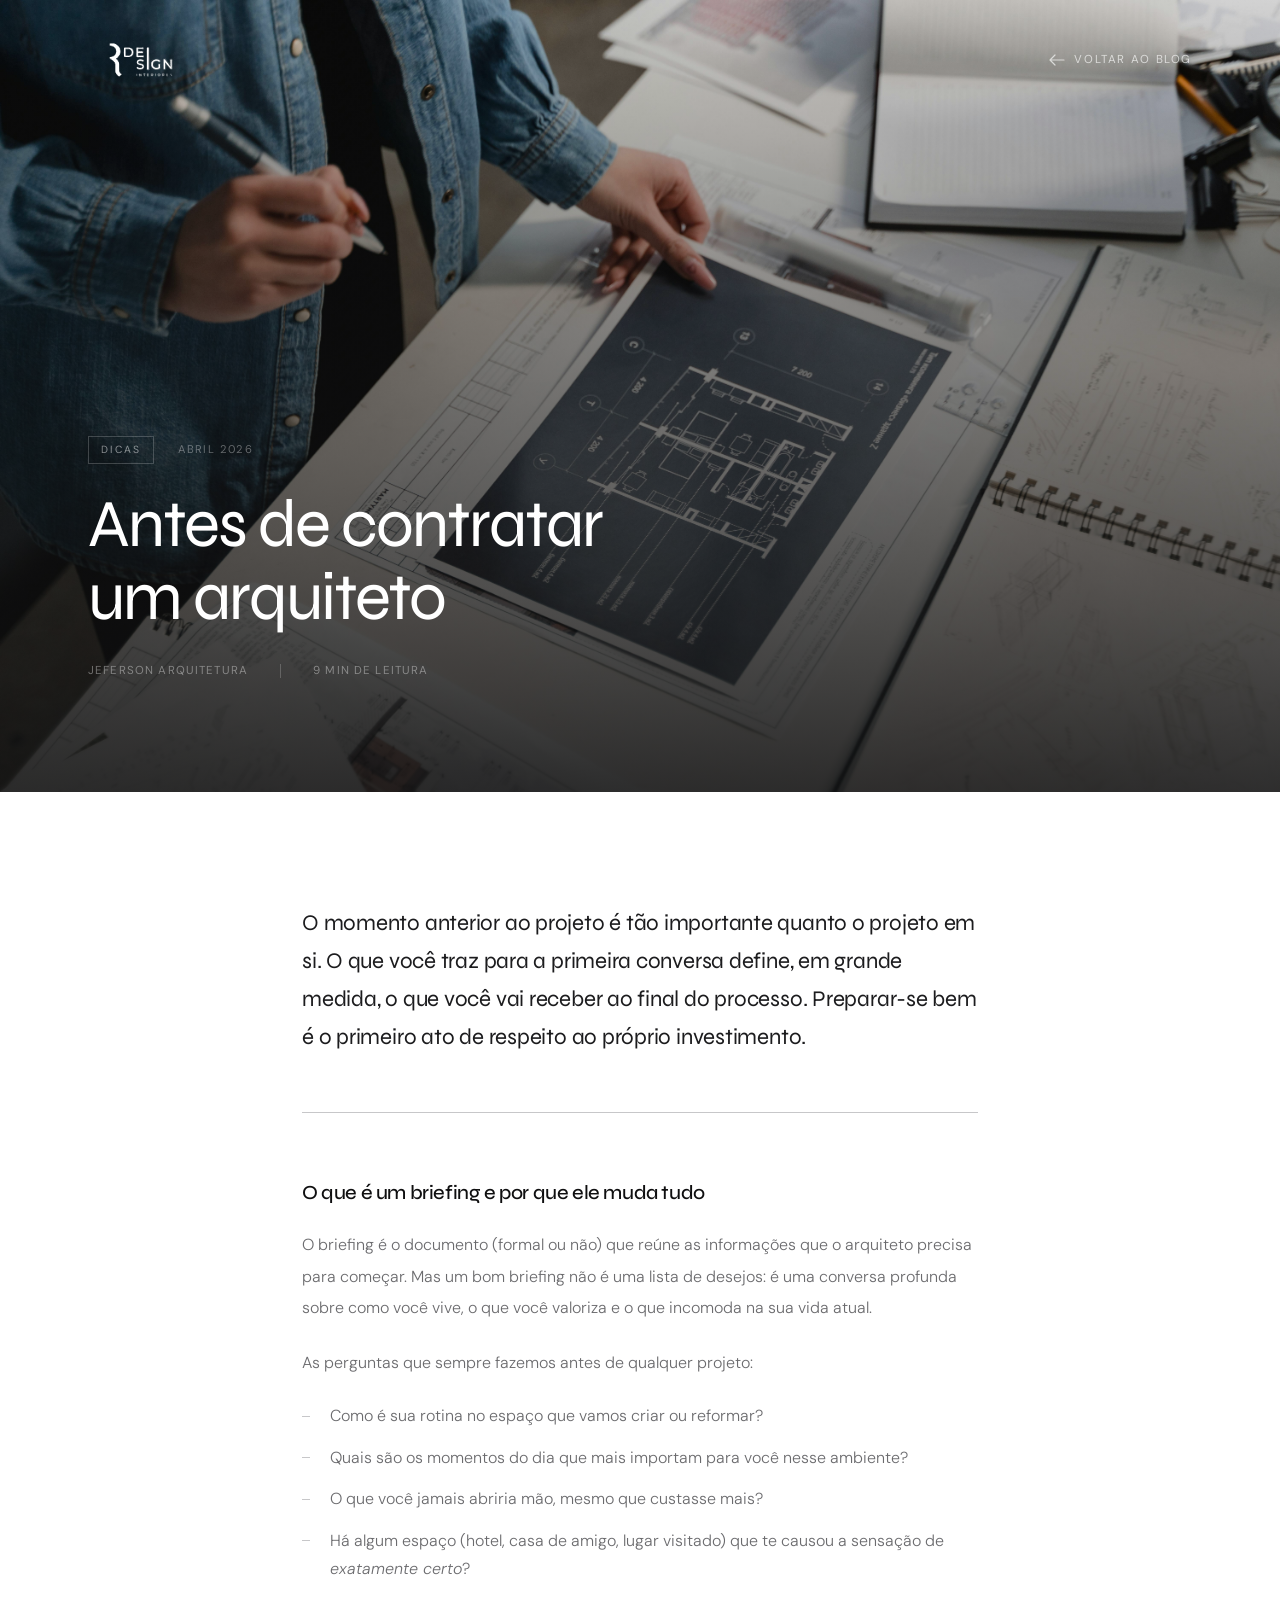
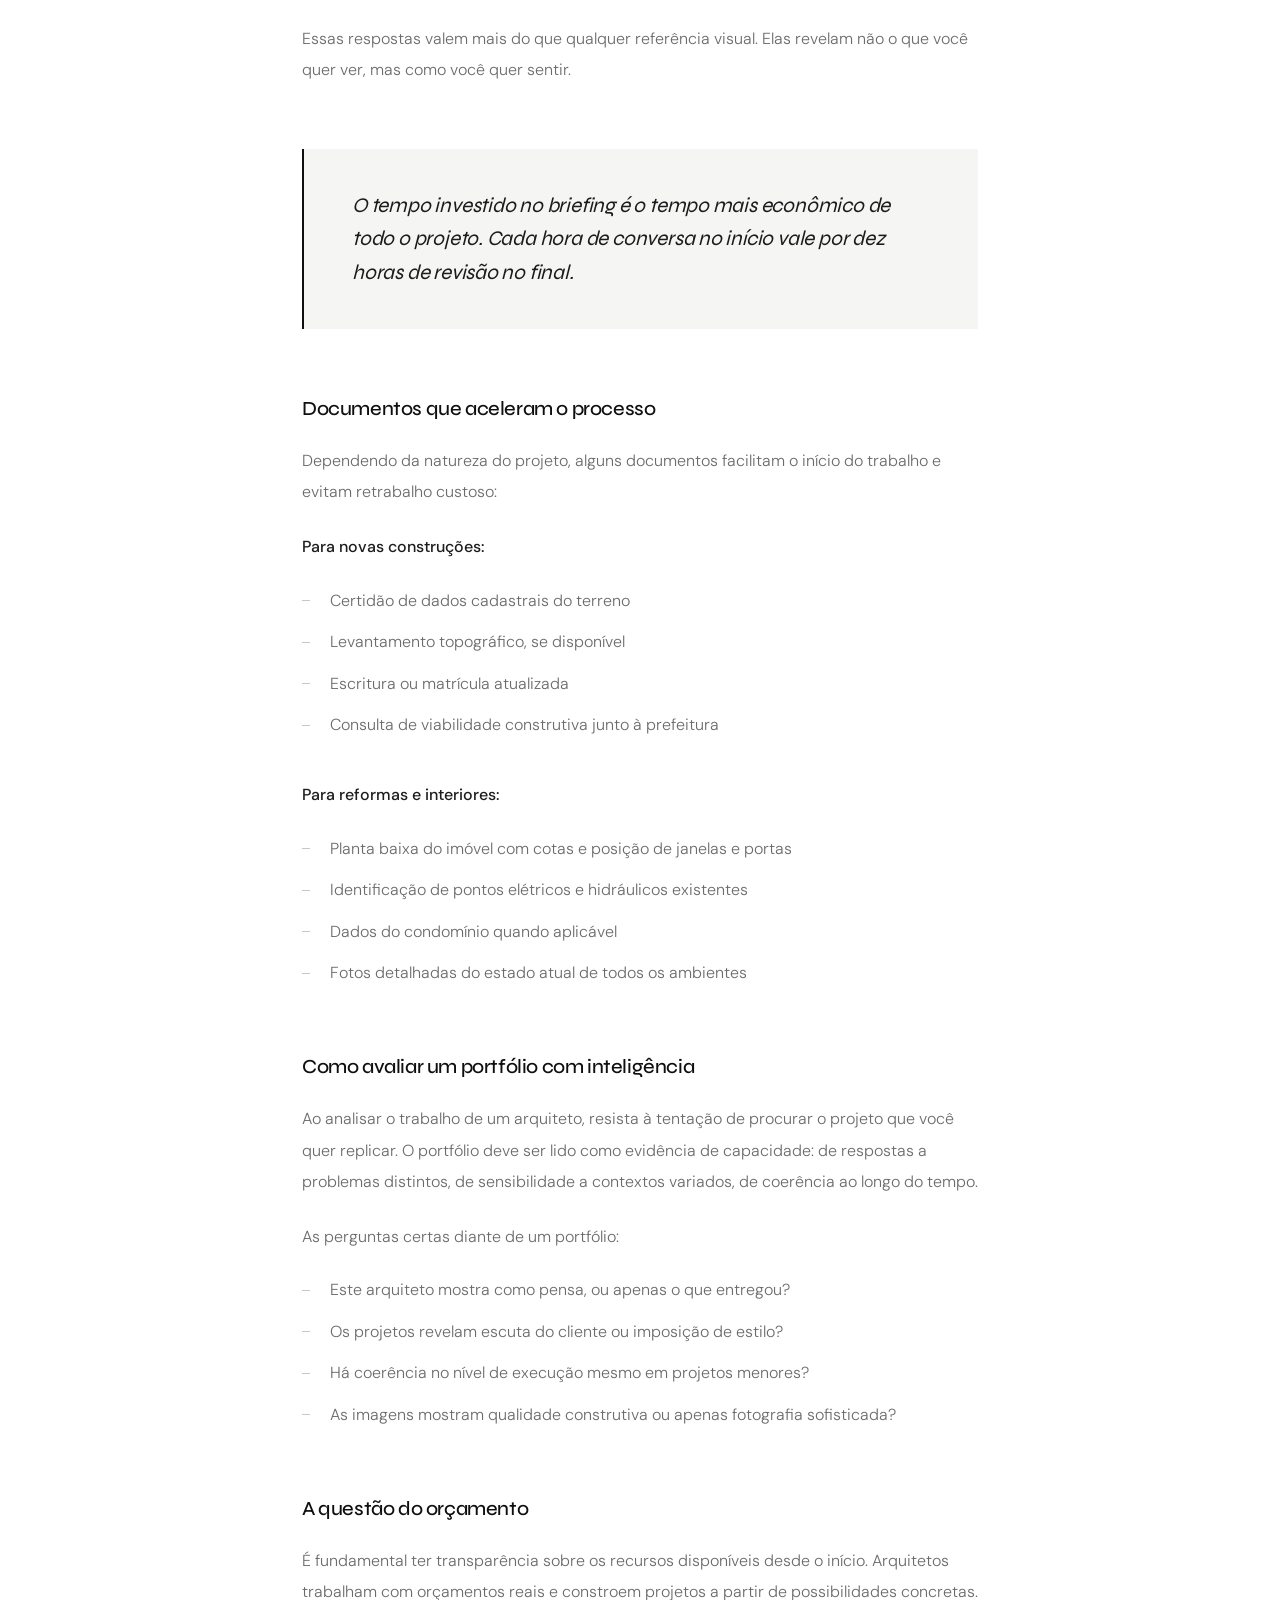
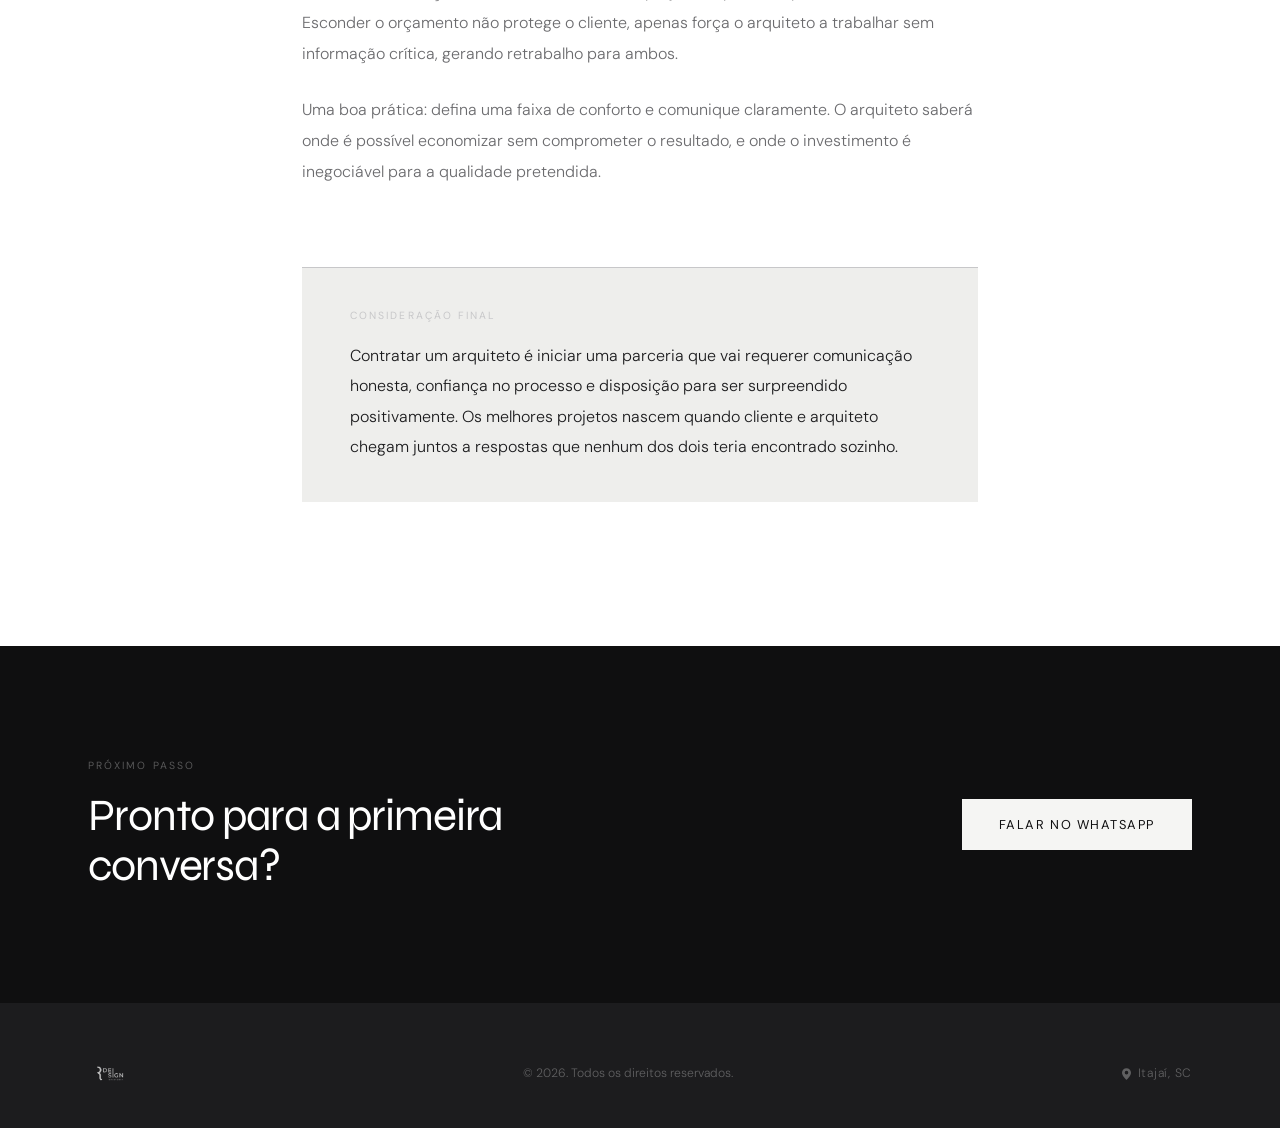
<file: artigo-contratar-arquiteto.html>
<!DOCTYPE html>
<html lang="pt-BR">
<head>
  <meta charset="UTF-8" />
  <meta name="viewport" content="width=device-width, initial-scale=1.0" />
  <title>Antes de contratar um arquiteto | Jeferson Arquitetura</title>
  <meta name="description" content="Perguntas essenciais, documentos necessários e como se preparar para ter a melhor experiência em um projeto arquitetônico." />
  <link rel="preconnect" href="https://fonts.googleapis.com" />
  <link rel="preconnect" href="https://fonts.gstatic.com" crossorigin />
  <link href="https://fonts.googleapis.com/css2?family=DM+Sans:ital,opsz,wght@0,9..40,200;0,9..40,300;0,9..40,400;0,9..40,500;1,9..40,300&family=Syne:wght@300;400;500;600&display=swap" rel="stylesheet" />
  <link rel="stylesheet" href="blog-article.css" />
</head>
<body>

  <div class="reading-progress" id="reading-progress"></div>

  <header class="header" id="header">
    <div class="header-inner">
      <a href="index.html" class="logo-link">
        <img src="midia/LG.png" alt="Jeferson Arquitetura" class="logo-img" />
      </a>
      <a href="index.html#blog" class="header-back">
        <svg width="16" height="12" viewBox="0 0 16 12" fill="none" xmlns="http://www.w3.org/2000/svg">
          <path d="M6 1L1 6M1 6L6 11M1 6H15" stroke="currentColor" stroke-width="1.2" stroke-linecap="round" stroke-linejoin="round"/>
        </svg>
        Voltar ao blog
      </a>
    </div>
  </header>

  <section class="article-hero">
    <img src="midia/ARQ.jpg" alt="Estúdio de arquitetura — projeto em desenvolvimento" class="article-hero-img" style="object-position: center;" />
    <div class="article-hero-overlay"></div>
    <div class="article-hero-content">
      <div class="article-eyebrow">
        <span class="article-tag">Dicas</span>
        <span class="article-date">Abril 2026</span>
      </div>
      <h1 class="article-hero-title">Antes de contratar<br />um arquiteto</h1>
      <div class="article-meta">
        <span class="article-meta-item">Jeferson Arquitetura</span>
        <span class="article-meta-sep"></span>
        <span class="article-meta-item">9 min de leitura</span>
      </div>
    </div>
  </section>

  <article class="article-body" id="article-body">
    <div class="article-container">

      <p class="article-lead">
        O momento anterior ao projeto é tão importante quanto o projeto em si. O que você traz para a primeira conversa define, em grande medida, o que você vai receber ao final do processo. Preparar-se bem é o primeiro ato de respeito ao próprio investimento.
      </p>

      <h2 class="article-section-title">O que é um briefing e por que ele muda tudo</h2>
      <p class="article-p">O briefing é o documento (formal ou não) que reúne as informações que o arquiteto precisa para começar. Mas um bom briefing não é uma lista de desejos: é uma conversa profunda sobre como você vive, o que você valoriza e o que incomoda na sua vida atual.</p>
      <p class="article-p">As perguntas que sempre fazemos antes de qualquer projeto:</p>
      <ul class="article-list">
        <li>Como é sua rotina no espaço que vamos criar ou reformar?</li>
        <li>Quais são os momentos do dia que mais importam para você nesse ambiente?</li>
        <li>O que você jamais abriria mão, mesmo que custasse mais?</li>
        <li>Há algum espaço (hotel, casa de amigo, lugar visitado) que te causou a sensação de <em>exatamente certo</em>?</li>
      </ul>
      <p class="article-p">Essas respostas valem mais do que qualquer referência visual. Elas revelam não o que você quer ver, mas como você quer sentir.</p>

      <blockquote class="article-quote">
        <p>O tempo investido no briefing é o tempo mais econômico de todo o projeto. Cada hora de conversa no início vale por dez horas de revisão no final.</p>
      </blockquote>

      <h2 class="article-section-title">Documentos que aceleram o processo</h2>
      <p class="article-p">Dependendo da natureza do projeto, alguns documentos facilitam o início do trabalho e evitam retrabalho custoso:</p>
      <p class="article-p"><strong>Para novas construções:</strong></p>
      <ul class="article-list">
        <li>Certidão de dados cadastrais do terreno</li>
        <li>Levantamento topográfico, se disponível</li>
        <li>Escritura ou matrícula atualizada</li>
        <li>Consulta de viabilidade construtiva junto à prefeitura</li>
      </ul>
      <p class="article-p"><strong>Para reformas e interiores:</strong></p>
      <ul class="article-list">
        <li>Planta baixa do imóvel com cotas e posição de janelas e portas</li>
        <li>Identificação de pontos elétricos e hidráulicos existentes</li>
        <li>Dados do condomínio quando aplicável</li>
        <li>Fotos detalhadas do estado atual de todos os ambientes</li>
      </ul>

      <h2 class="article-section-title">Como avaliar um portfólio com inteligência</h2>
      <p class="article-p">Ao analisar o trabalho de um arquiteto, resista à tentação de procurar o projeto que você quer replicar. O portfólio deve ser lido como evidência de capacidade: de respostas a problemas distintos, de sensibilidade a contextos variados, de coerência ao longo do tempo.</p>
      <p class="article-p">As perguntas certas diante de um portfólio:</p>
      <ul class="article-list">
        <li>Este arquiteto mostra como pensa, ou apenas o que entregou?</li>
        <li>Os projetos revelam escuta do cliente ou imposição de estilo?</li>
        <li>Há coerência no nível de execução mesmo em projetos menores?</li>
        <li>As imagens mostram qualidade construtiva ou apenas fotografia sofisticada?</li>
      </ul>

      <h2 class="article-section-title">A questão do orçamento</h2>
      <p class="article-p">É fundamental ter transparência sobre os recursos disponíveis desde o início. Arquitetos trabalham com orçamentos reais e constroem projetos a partir de possibilidades concretas. Esconder o orçamento não protege o cliente, apenas força o arquiteto a trabalhar sem informação crítica, gerando retrabalho para ambos.</p>
      <p class="article-p">Uma boa prática: defina uma faixa de conforto e comunique claramente. O arquiteto saberá onde é possível economizar sem comprometer o resultado, e onde o investimento é inegociável para a qualidade pretendida.</p>

      <div class="article-conclusion">
        <span class="article-conclusion-label">Consideração final</span>
        <p>Contratar um arquiteto é iniciar uma parceria que vai requerer comunicação honesta, confiança no processo e disposição para ser surpreendido positivamente. Os melhores projetos nascem quando cliente e arquiteto chegam juntos a respostas que nenhum dos dois teria encontrado sozinho.</p>
      </div>

    </div>
  </article>

  <section class="article-cta">
    <div class="article-cta-inner">
      <div>
        <span class="article-cta-label">Próximo passo</span>
        <p class="article-cta-title">Pronto para a primeira<br />conversa?</p>
      </div>
      <a href="https://wa.me/5547988552140" class="btn btn-light" target="_blank" rel="noopener noreferrer">Falar no WhatsApp</a>
    </div>
  </section>

  <footer class="footer">
    <div class="footer-inner">
      <img src="midia/LG.png" alt="Jeferson Arquitetura" class="footer-logo" />
      <p class="footer-copy">&copy; 2026. Todos os direitos reservados.</p>
      <span class="footer-location">
        <svg width="9" height="12" viewBox="0 0 10 13" fill="none" xmlns="http://www.w3.org/2000/svg"><path d="M5 0C2.239 0 0 2.239 0 5c0 3.75 5 8 5 8s5-4.25 5-8c0-2.761-2.239-5-5-5zm0 7a2 2 0 110-4 2 2 0 010 4z" fill="currentColor"/></svg>
        Itajaí, SC
      </span>
    </div>
  </footer>

  <script>
    const header = document.getElementById('header');
    const progress = document.getElementById('reading-progress');
    const body = document.getElementById('article-body');
    window.addEventListener('scroll', () => {
      header.classList.toggle('scrolled', window.scrollY > 60);
      if (body) {
        const pct = Math.min(Math.max((window.scrollY - body.offsetTop) / body.offsetHeight * 100, 0), 100);
        progress.style.width = pct + '%';
      }
    });
  </script>
</body>
</html>
</file>
<file: blog-article.css>
/* ============================================================
   BLOG ARTICLE — JEFERSON ARQUITETURA
   ============================================================ */
:root {
  --black:       #0F0F10;
  --graphite:    #1C1C1E;
  --mid-gray:    #6B6B6E;
  --light-gray:  #C7C7C9;
  --off-white:   #F5F5F3;
  --white:       #FFFFFF;
  --section-alt: #EEEEEC;
  --font-main:  'DM Sans', sans-serif;
  --font-head:  'Syne', sans-serif;
  --ease-smooth: cubic-bezier(0.25, 0.46, 0.45, 0.94);
  --ease-out:    cubic-bezier(0.16, 1, 0.3, 1);
  --container:   1200px;
  --article-w:   740px;
  --header-h:    120px;
}

*, *::before, *::after { box-sizing: border-box; margin: 0; padding: 0; }
html { scroll-behavior: smooth; font-size: 16px; -webkit-font-smoothing: antialiased; }
body { font-family: var(--font-main); background: var(--white); color: var(--black); overflow-x: hidden; line-height: 1.6; }
img { display: block; max-width: 100%; }
a { text-decoration: none; color: inherit; }
ul { list-style: none; }

/* READING PROGRESS */
.reading-progress {
  position: fixed;
  top: 0; left: 0;
  height: 2px;
  width: 0%;
  background: rgba(255,255,255,0.6);
  z-index: 1001;
  transition: width 0.1s linear;
}

/* HEADER */
.header {
  position: fixed;
  top: 0; left: 0; right: 0;
  z-index: 900;
  height: var(--header-h);
  transition: background 0.45s var(--ease-smooth), backdrop-filter 0.45s var(--ease-smooth);
}
.header.scrolled {
  background: rgba(28, 28, 30, 0.94);
  backdrop-filter: blur(18px);
  -webkit-backdrop-filter: blur(18px);
  box-shadow: 0 1px 0 rgba(255,255,255,0.06);
}
.header-inner {
  height: 100%;
  display: flex;
  align-items: center;
  justify-content: space-between;
  max-width: var(--container);
  margin: 0 auto;
  padding: 0 3rem;
}
.logo-img {
  height: 108px;
  width: auto;
  object-fit: contain;
  filter: brightness(0) invert(1);
}
.header-back {
  display: inline-flex;
  align-items: center;
  gap: 0.6rem;
  font-size: 0.72rem;
  letter-spacing: 0.14em;
  text-transform: uppercase;
  color: rgba(255,255,255,0.65);
  transition: color 0.3s, gap 0.3s var(--ease-smooth);
}
.header-back:hover { color: var(--white); gap: 0.9rem; }
.header-back svg { transition: transform 0.3s var(--ease-smooth); }
.header-back:hover svg { transform: translateX(-4px); }

/* HERO */
.article-hero {
  position: relative;
  height: 88vh;
  min-height: 580px;
  display: flex;
  align-items: flex-end;
  padding-bottom: 7rem;
  overflow: hidden;
}
.article-hero-img {
  position: absolute;
  inset: 0;
  width: 100%; height: 100%;
  object-fit: cover;
  object-position: center;
}
.article-hero-overlay {
  position: absolute;
  inset: 0;
  background: linear-gradient(to bottom, rgba(15,15,16,0.1) 0%, rgba(15,15,16,0.5) 50%, rgba(15,15,16,0.85) 100%);
}
.article-hero-content {
  position: relative;
  z-index: 2;
  max-width: var(--container);
  margin: 0 auto;
  padding: 0 3rem;
  width: 100%;
}
.article-eyebrow {
  display: flex;
  align-items: center;
  gap: 1.5rem;
  margin-bottom: 1.5rem;
}
.article-tag {
  font-size: 0.65rem;
  letter-spacing: 0.22em;
  text-transform: uppercase;
  color: rgba(255,255,255,0.5);
  border: 1px solid rgba(255,255,255,0.2);
  padding: 0.3rem 0.75rem;
}
.article-date {
  font-size: 0.7rem;
  letter-spacing: 0.12em;
  text-transform: uppercase;
  color: rgba(255,255,255,0.35);
}
.article-hero-title {
  font-family: var(--font-head);
  font-size: clamp(2.4rem, 5.5vw, 4.2rem);
  font-weight: 400;
  color: var(--white);
  line-height: 1.08;
  letter-spacing: -0.03em;
  max-width: 860px;
  margin-bottom: 1.75rem;
}
.article-meta {
  display: flex;
  align-items: center;
  gap: 2rem;
}
.article-meta-item {
  font-size: 0.72rem;
  letter-spacing: 0.1em;
  text-transform: uppercase;
  color: rgba(255,255,255,0.38);
}
.article-meta-sep {
  width: 1px;
  height: 14px;
  background: rgba(255,255,255,0.2);
}

/* ARTICLE BODY */
.article-body {
  background: var(--white);
  padding: 7rem 0 9rem;
}
.article-container {
  max-width: var(--article-w);
  margin: 0 auto;
  padding: 0 2rem;
}
.article-lead {
  font-family: var(--font-head);
  font-size: clamp(1.15rem, 2vw, 1.4rem);
  font-weight: 400;
  line-height: 1.7;
  color: var(--graphite);
  letter-spacing: -0.01em;
  padding-bottom: 3.5rem;
  border-bottom: 1px solid var(--light-gray);
  margin-bottom: 4rem;
}
.article-section-title {
  font-family: var(--font-head);
  font-size: 1.25rem;
  font-weight: 500;
  color: var(--black);
  letter-spacing: -0.02em;
  margin-bottom: 1.25rem;
  margin-top: 4rem;
}
.article-p {
  font-size: 1rem;
  font-weight: 300;
  line-height: 1.95;
  color: var(--mid-gray);
  margin-bottom: 1.5rem;
}
.article-p strong { font-weight: 500; color: var(--graphite); }

.article-quote {
  margin: 4rem 0;
  padding: 2.5rem 3rem;
  border-left: 2px solid var(--black);
  background: var(--off-white);
}
.article-quote p {
  font-family: var(--font-head);
  font-size: clamp(1.05rem, 2vw, 1.3rem);
  font-weight: 400;
  line-height: 1.6;
  color: var(--graphite);
  letter-spacing: -0.01em;
  font-style: italic;
}

.article-img-full {
  width: calc(100% + 8rem);
  margin-left: -4rem;
  aspect-ratio: 16 / 8;
  object-fit: cover;
  margin-top: 4rem;
  margin-bottom: 1rem;
}
.article-img-caption {
  font-size: 0.72rem;
  letter-spacing: 0.1em;
  text-transform: uppercase;
  color: var(--light-gray);
  text-align: center;
  margin-bottom: 4rem;
}

.article-list {
  margin: 1.5rem 0 2.5rem;
  display: flex;
  flex-direction: column;
  gap: 0.85rem;
}
.article-list li {
  font-size: 1rem;
  font-weight: 300;
  line-height: 1.75;
  color: var(--mid-gray);
  padding-left: 1.75rem;
  position: relative;
}
.article-list li::before {
  content: '';
  position: absolute;
  left: 0; top: 0.85rem;
  width: 8px; height: 1px;
  background: var(--light-gray);
}

.article-conclusion {
  margin-top: 5rem;
  padding: 2.5rem 3rem;
  background: var(--section-alt);
  border-top: 1px solid var(--light-gray);
}
.article-conclusion-label {
  font-size: 0.65rem;
  letter-spacing: 0.2em;
  text-transform: uppercase;
  color: var(--light-gray);
  margin-bottom: 1rem;
  display: block;
}
.article-conclusion p {
  font-size: 1rem;
  font-weight: 300;
  line-height: 1.9;
  color: var(--graphite);
}

/* CTA */
.article-cta {
  background: var(--black);
  padding: 7rem 0;
}
.article-cta-inner {
  max-width: var(--container);
  margin: 0 auto;
  padding: 0 3rem;
  display: flex;
  align-items: center;
  justify-content: space-between;
  gap: 3rem;
}
.article-cta-label {
  font-size: 0.65rem;
  letter-spacing: 0.2em;
  text-transform: uppercase;
  color: rgba(255,255,255,0.3);
  margin-bottom: 1rem;
  display: block;
}
.article-cta-title {
  font-family: var(--font-head);
  font-size: clamp(1.8rem, 3.5vw, 2.8rem);
  font-weight: 400;
  color: var(--white);
  letter-spacing: -0.025em;
  line-height: 1.12;
}
.btn {
  display: inline-flex;
  align-items: center;
  gap: 0.5rem;
  padding: 0.9rem 2.25rem;
  font-family: var(--font-main);
  font-size: 0.8rem;
  font-weight: 400;
  letter-spacing: 0.12em;
  text-transform: uppercase;
  white-space: nowrap;
  transition: all 0.35s var(--ease-smooth);
}
.btn-light {
  background: var(--off-white);
  color: var(--black);
  border: 1px solid var(--off-white);
}
.btn-light:hover { background: var(--white); transform: translateY(-2px); }

/* FOOTER */
.footer {
  background: var(--graphite);
  padding: 3rem 0 2rem;
}
.footer-inner {
  max-width: var(--container);
  margin: 0 auto;
  padding: 0 3rem;
  display: flex;
  align-items: center;
  justify-content: space-between;
  gap: 2rem;
}
.footer-logo {
  height: 45px; width: auto;
  filter: brightness(0) invert(1);
  opacity: 0.7;
}
.footer-copy {
  font-size: 0.76rem;
  font-weight: 300;
  color: rgba(255,255,255,0.3);
}
.footer-location {
  display: flex;
  align-items: center;
  gap: 0.4rem;
  font-size: 0.76rem;
  font-weight: 300;
  color: rgba(255,255,255,0.3);
  letter-spacing: 0.06em;
}

/* RESPONSIVE */
@media (max-width: 1024px) {
  .article-img-full { width: 100%; margin-left: 0; }
}
@media (max-width: 768px) {
  :root { --header-h: 90px; }
  .header-inner { padding: 0 1.5rem; }
  .logo-img { height: 72px; }
  .article-hero { height: 72vh; padding-bottom: 5rem; }
  .article-hero-content { padding: 0 1.5rem; }
  .article-body { padding: 4rem 0 6rem; }
  .article-container { padding: 0 1.5rem; }
  .article-quote { padding: 2rem 1.75rem; }
  .article-conclusion { padding: 2rem 1.75rem; }
  .article-cta { padding: 5rem 0; }
  .article-cta-inner { flex-direction: column; text-align: center; padding: 0 1.5rem; }
  .footer-inner { flex-direction: column; gap: 1rem; text-align: center; padding: 0 1.5rem; }
}
</file>
